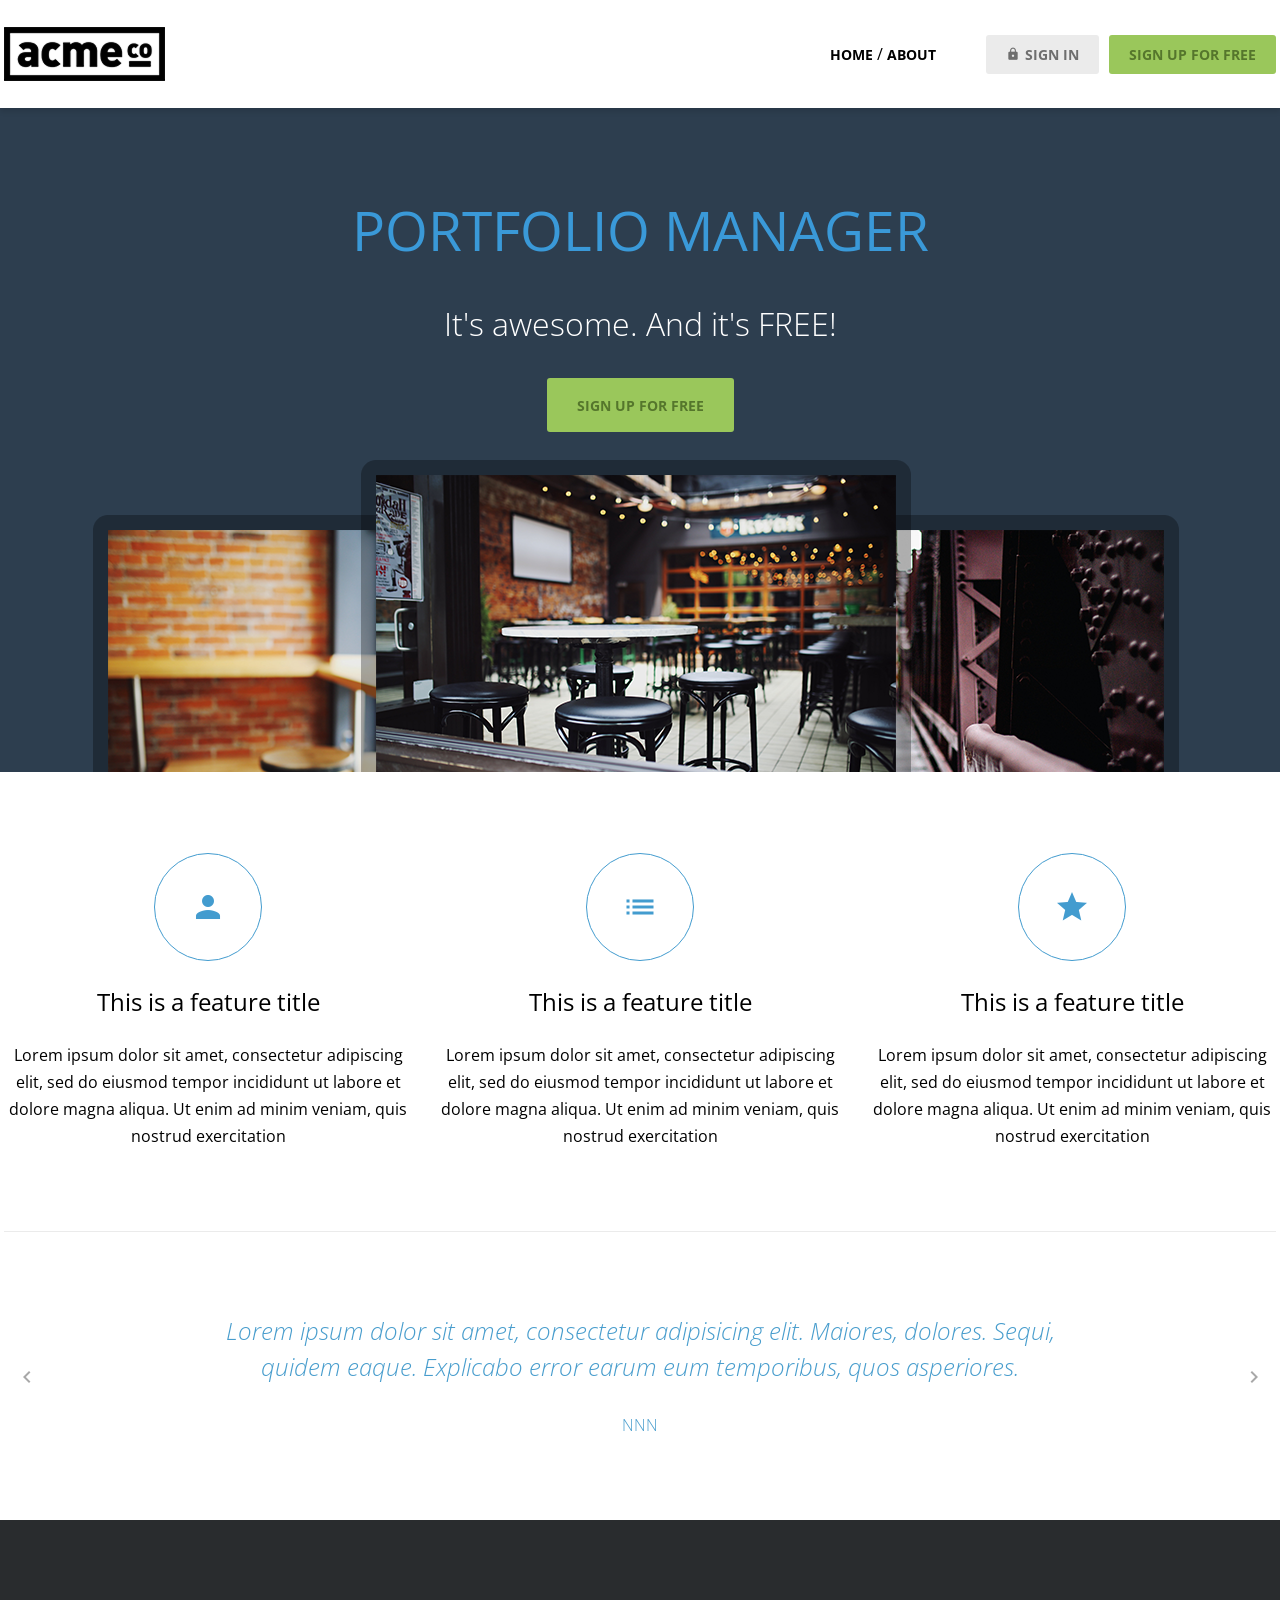
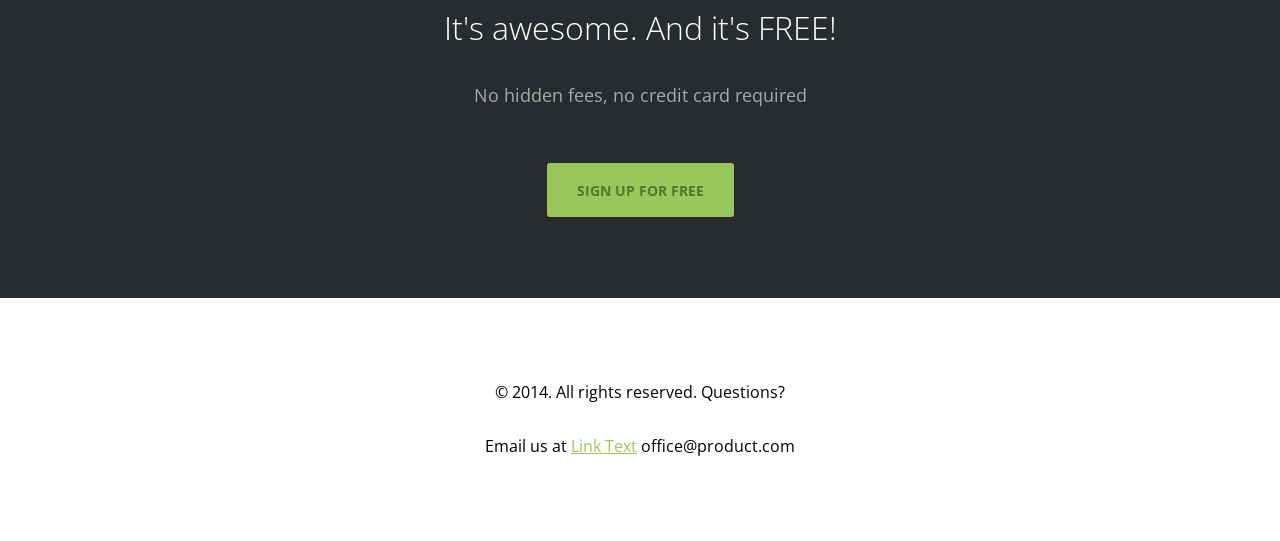
<file: index.html>
<!doctype html>
<html lang="en">
  <head>
    <meta charset="UTF-8" />
    <meta name="viewport" content="width=device-width, initial-scale=1.0" />
    <title>ACME</title>
    <link rel="preconnect" href="https://fonts.googleapis.com" />
    <link rel="preconnect" href="https://fonts.gstatic.com" crossorigin />
    <link
      href="https://fonts.googleapis.com/css2?family=Open+Sans:ital,wght@0,300..800;1,300..800&display=swap"
      rel="stylesheet"
    />
    <link href="https://fonts.googleapis.com/icon?family=Material+Icons" rel="stylesheet" />
    <link rel="stylesheet" href="css/common.css" />
    <link rel="stylesheet" href="css/index.css" />
  </head>
  <body>
    <header id="header"></header>

    <main>
      <section class="hero inner-top-pd">
        <div class="container d-flex flex-column align-items-center g-1">
          <h2 class="text-heading-xl">Portfolio Manager</h2>
          <h3 class="text-body-l">It's awesome. And it's FREE!</h3>
          <a href="#" class="btn btn-primary big">sign up for free</a>
          <img src="images/hero_image.png" alt="" />
        </div>
      </section>
      <section class="features container inner-pd">
        <h2 class="hidden">Features</h2>
        <ul class="d-flex justify-content-between">
          <li>
            <div class="icon">
              <span class="material-icons">person</span>
            </div>
            <h3 class="text-heading-s">This is a feature title</h3>
            <p>
              Lorem ipsum dolor sit amet, consectetur adipiscing elit, sed do eiusmod tempor
              incididunt ut labore et dolore magna aliqua. Ut enim ad minim veniam, quis nostrud
              exercitation
            </p>
          </li>
          <li>
            <div class="icon">
              <span class="material-icons">list</span>
            </div>
            <h3 class="text-heading-s">This is a feature title</h3>
            <p>
              Lorem ipsum dolor sit amet, consectetur adipiscing elit, sed do eiusmod tempor
              incididunt ut labore et dolore magna aliqua. Ut enim ad minim veniam, quis nostrud
              exercitation
            </p>
          </li>
          <li>
            <div class="icon">
              <span class="material-icons">star</span>
            </div>
            <h3 class="text-heading-s">This is a feature title</h3>
            <p>
              Lorem ipsum dolor sit amet, consectetur adipiscing elit, sed do eiusmod tempor
              incididunt ut labore et dolore magna aliqua. Ut enim ad minim veniam, quis nostrud
              exercitation
            </p>
          </li>
        </ul>
      </section>
      <hr class="container" />
      <section class="testimonial slidewrapper container inner-pd">
        <h2 class="hidden">testimonial</h2>
        <ul class="slidecontainer">
          <li>
            <blockquote>
              <p>
                Lorem ipsum dolor sit amet, consectetur adipisicing elit. Maiores, dolores. Sequi,
                quidem eaque. Explicabo error earum eum temporibus, quos asperiores.
              </p>
            </blockquote>
            <!-- 인용문 -->
            <small>nnn</small>
          </li>
          <li>
            <blockquote>
              <p>
                Lorem ipsum dolor sit amet, consectetur adipisicing elit. Maiores, dolores. Sequi,
                quidem eaque. Explicabo error earum eum temporibus, quos asperiores.
              </p>
            </blockquote>
            <!-- 인용문 -->
            <small>jjj</small>
          </li>
          <li>
            <blockquote>
              <p>
                Lorem ipsum dolor sit amet, consectetur adipisicing elit. Maiores, dolores. Sequi,
                quidem eaque. Explicabo error earum eum temporibus, quos asperiores.
              </p>
            </blockquote>
            <!-- 인용문 -->
            <small>kkk</small>
          </li>
        </ul>
        <button type="button" class="button prev">
          <span class="material-icons">chevron_left</span>
        </button>
        <button type="button" class="button next">
          <span class="material-icons">chevron_right</span>
        </button>
      </section>
      <section class="cta inner-pd d-flex flex-column align-items-center g-2">
        <div class="content d-flex flex-column g-1">
          <h3 class="text-body-l">It's awesome. And it's FREE!</h3>
          <p class="text-body-m-plus">No hidden fees, no credit card required</p>
        </div>
        <a href="#" class="btn btn-primary big">sign up for free</a>
      </section>
    </main>

    <footer id="footer"></footer>

    <script type="module" src="js/main.js"></script>
  </body>
</html>
</file>
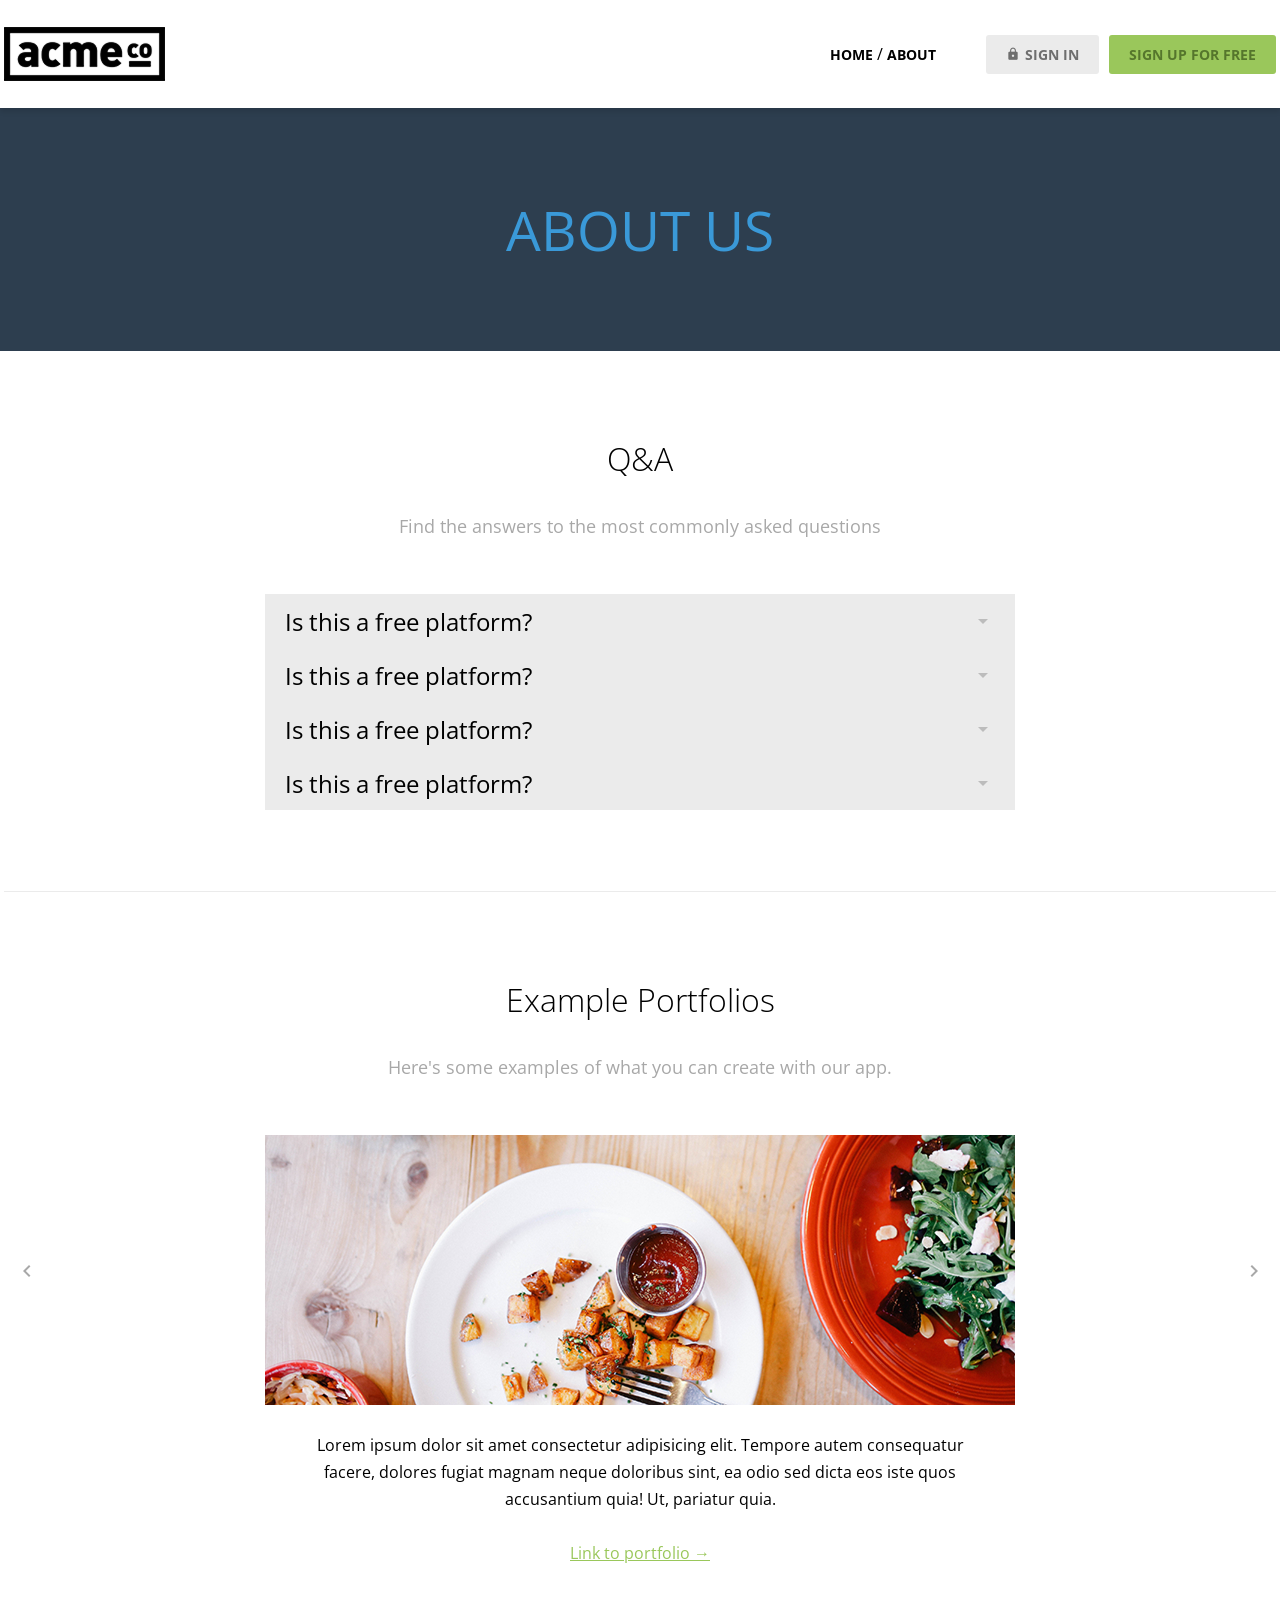
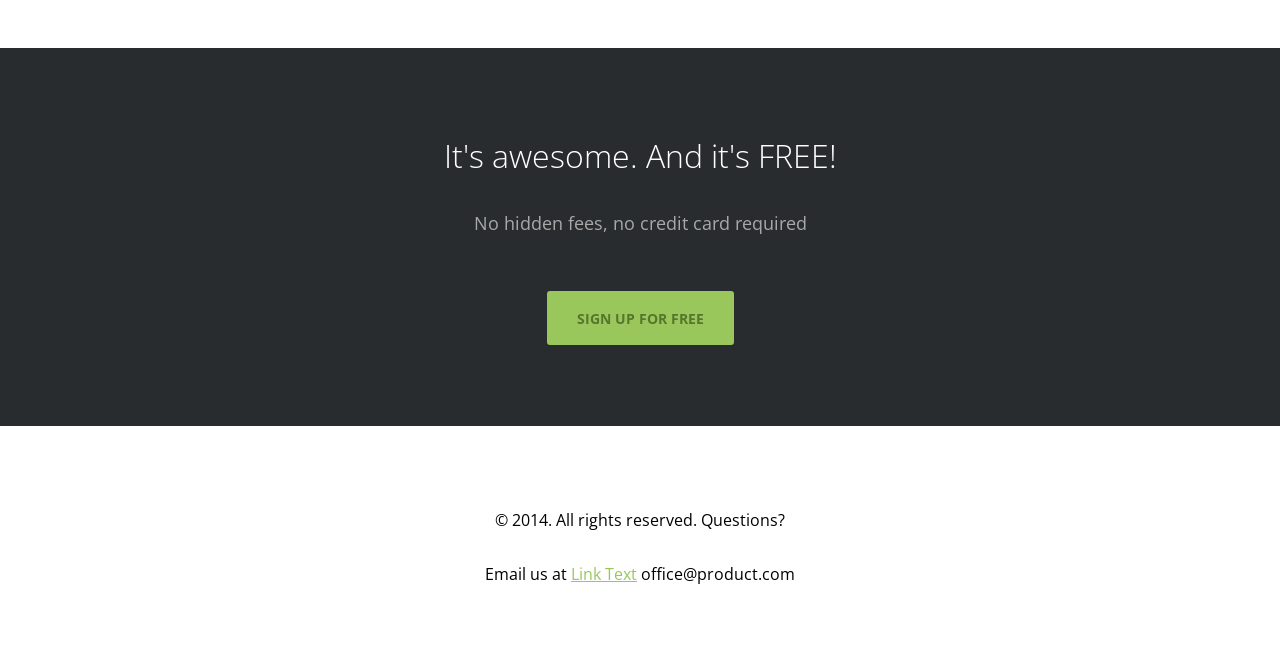
<file: about.html>
<!doctype html>
<html lang="en">
  <head>
    <meta charset="UTF-8" />
    <meta name="viewport" content="width=device-width, initial-scale=1.0" />
    <title>About - ACME</title>
    <link rel="preconnect" href="https://fonts.googleapis.com" />
    <link rel="preconnect" href="https://fonts.gstatic.com" crossorigin />
    <link
      href="https://fonts.googleapis.com/css2?family=Open+Sans:ital,wght@0,300..800;1,300..800&display=swap"
      rel="stylesheet"
    />
    <link href="https://fonts.googleapis.com/icon?family=Material+Icons" rel="stylesheet" />
    <link rel="stylesheet" href="css/common.css" />
    <link rel="stylesheet" href="css/about.css" />
  </head>

  <body>
    <header id="header"></header>

    <main>
      <section class="hero inner-pd">
        <div class="container">
          <h2 class="text-heading-xl text-center">about us</h2>
        </div>
      </section>
      <section class="qna container inner-pd">
        <div class="header d-flex flex-column g-1">
          <h3 class="text-body-l">Q&amp;A</h3>
          <p class="text-body-m-plus">Find the answers to the most commonly asked questions</p>
        </div>
        <ul class="qnalist">
          <li>
            <details>
              <summary class="question">
                <span>Is this a free platform?</span>
                <span class="material-icons">arrow_drop_down</span>
              </summary>
              <div class="answer">
                <p>
                  Lorem ipsum dolor, sit amet consectetur adipisicing elit. Tempora magnam dolorem
                  perspiciatis! Delectus soluta animi quaerat ipsum labore, laboriosam mollitia
                  inventore commodi blanditiis molestiae asperiores dolorem expedita et tempore
                  deleniti.
                </p>
              </div>
            </details>
          </li>
          <li>
            <details>
              <summary class="question">
                <span>Is this a free platform?</span>
                <span class="material-icons">arrow_drop_down</span>
              </summary>
              <div class="answer">
                <p>
                  Lorem ipsum dolor, sit amet consectetur adipisicing elit. Tempora magnam dolorem
                  perspiciatis! Delectus soluta animi quaerat ipsum labore, laboriosam mollitia
                  inventore commodi blanditiis molestiae asperiores dolorem expedita et tempore
                  deleniti.
                </p>
              </div>
            </details>
          </li>
          <li>
            <details>
              <summary class="question">
                <span>Is this a free platform?</span>
                <span class="material-icons">arrow_drop_down</span>
              </summary>
              <div class="answer">
                <p>
                  Lorem ipsum dolor, sit amet consectetur adipisicing elit. Tempora magnam dolorem
                  perspiciatis! Delectus soluta animi quaerat ipsum labore, laboriosam mollitia
                  inventore commodi blanditiis molestiae asperiores dolorem expedita et tempore
                  deleniti.
                </p>
              </div>
            </details>
          </li>
          <li>
            <details>
              <summary class="question">
                <span>Is this a free platform?</span>
                <span class="material-icons">arrow_drop_down</span>
              </summary>
              <div class="answer">
                <p>
                  Lorem ipsum dolor, sit amet consectetur adipisicing elit. Tempora magnam dolorem
                  perspiciatis! Delectus soluta animi quaerat ipsum labore, laboriosam mollitia
                  inventore commodi blanditiis molestiae asperiores dolorem expedita et tempore
                  deleniti.
                </p>
              </div>
            </details>
          </li>
        </ul>
      </section>
      <hr class="container" />
      <section class="portfolio slidewrapper container inner-pd">
        <div class="header d-flex flex-column g-1">
          <h3 class="text-body-l">Example Portfolios</h3>
          <p class="text-body-m-plus">Here's some examples of what you can create with our app.</p>
        </div>
        <ul class="slidecontainer">
          <li>
            <img src="images/portfolio_01.jpg" alt="portfolio_01" />
            <p>
              Lorem ipsum dolor sit amet consectetur adipisicing elit. Tempore autem consequatur
              facere, dolores fugiat magnam neque doloribus sint, ea odio sed dicta eos iste quos
              accusantium quia! Ut, pariatur quia.
            </p>
            <a href="" class="text-link">Link to portfolio &rarr;</a>
          </li>
          <li>
            <img src="images/portfolio_01.jpg" alt="portfolio_01" />
            <p>
              Lorem ipsum dolor sit amet consectetur adipisicing elit. Tempore autem consequatur
              facere, dolores fugiat magnam neque doloribus sint, ea odio sed dicta eos iste quos
              accusantium quia! Ut, pariatur quia.
            </p>
            <a href="" class="text-link">Link to portfolio &rarr;</a>
          </li>
          <li>
            <img src="images/portfolio_01.jpg" alt="portfolio_01" />
            <p>
              Lorem ipsum dolor sit amet consectetur adipisicing elit. Tempore autem consequatur
              facere, dolores fugiat magnam neque doloribus sint, ea odio sed dicta eos iste quos
              accusantium quia! Ut, pariatur quia.
            </p>
            <a href="" class="text-link">Link to portfolio &rarr;</a>
          </li>
        </ul>
        <button type="button" class="button prev">
          <span class="material-icons">chevron_left</span>
        </button>
        <button type="button" class="button next">
          <span class="material-icons">chevron_right</span>
        </button>
      </section>
      <section class="cta inner-pd d-flex flex-column align-items-center g-2">
        <div class="content d-flex flex-column g-1">
          <h3 class="text-body-l">It's awesome. And it's FREE!</h3>
          <p class="text-body-m-plus">No hidden fees, no credit card required</p>
        </div>
        <a href="#" class="btn btn-primary big">sign up for free</a>
      </section>
    </main>

    <footer id="footer"></footer>

    <script type="module" src="js/main.js"></script>
    <script type="module" src="js/about.js"></script>
  </body>
</html>
</file>
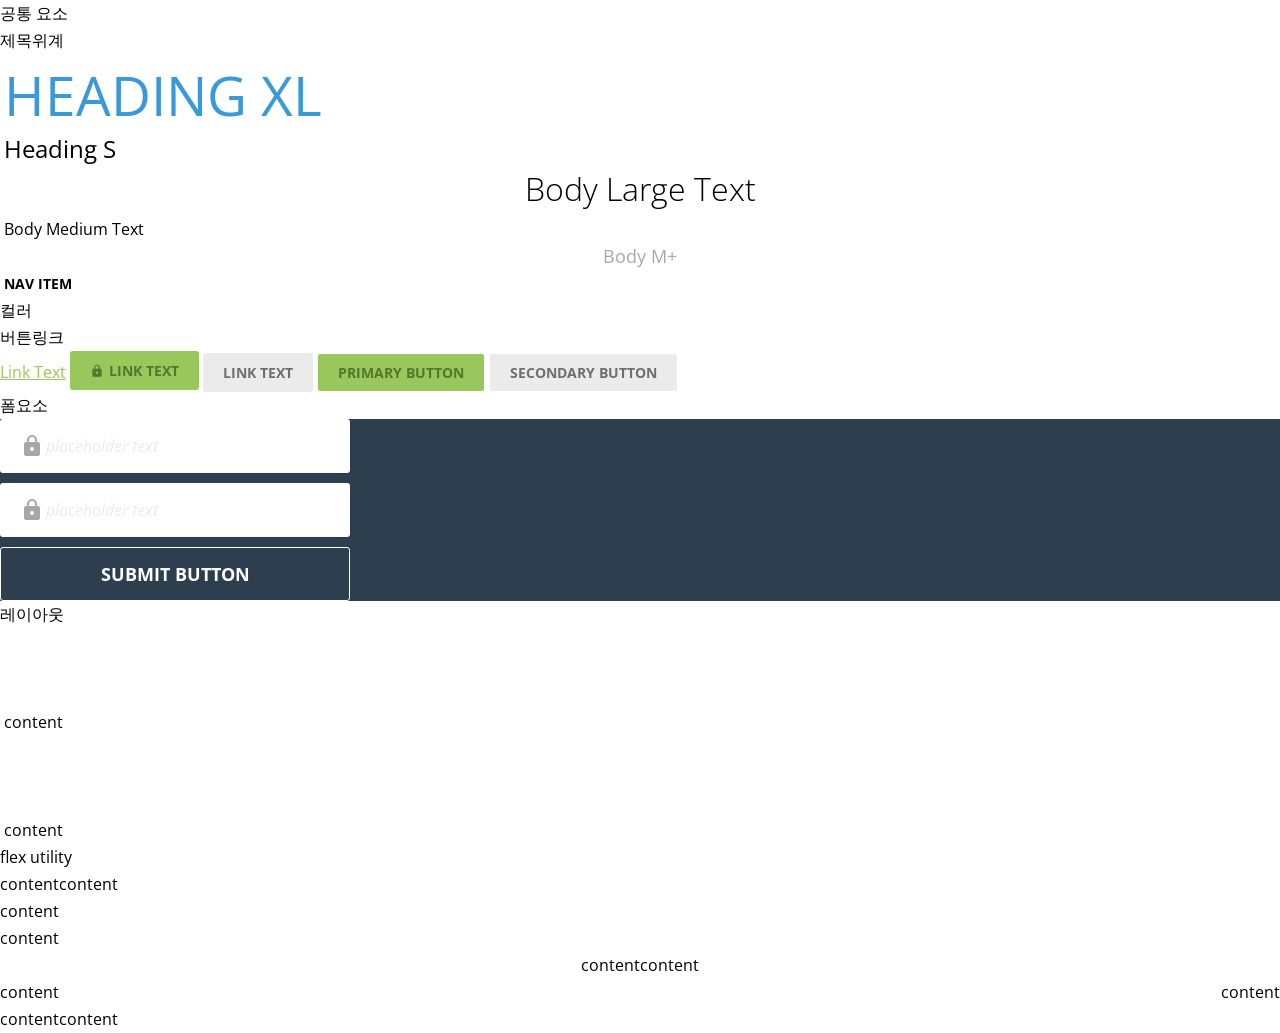
<file: common.html>
<!doctype html>
<html lang="en">
  <head>
    <meta charset="UTF-8">
    <meta name="viewport" content="width=device-width, initial-scale=1.0">
    <title>ACME</title>
    <link rel="preconnect" href="https://fonts.googleapis.com">
    <link rel="preconnect" href="https://fonts.gstatic.com" crossorigin>
    <link href="https://fonts.googleapis.com/css2?family=Open+Sans:ital,wght@0,300..800;1,300..800&display=swap" rel="stylesheet">
    <link href="https://fonts.googleapis.com/icon?family=Material+Icons"
      rel="stylesheet">
    <link rel="stylesheet" href="css/common.css">
  </head>
  <!-- 
  CSS 변수 생성
  --변수명 : 값

  적용
  대상{
    color:var(--변수명)
  }
  -->
  <body>
    <h1>공통 요소</h1>
    <h2>제목위계</h2>

    <!-- Typography System -->
    <div class="container">
      <!-- Heading -->
      <h1 class="text-heading-xl">Heading XL</h1>
      <h2 class="text-heading-s">Heading S</h2>
  
      <!-- Body -->
      <p class="text-body-l">Body Large Text</p>
      <p class="text-body-m">Body Medium Text</p>
      <p class="text-body-m-plus">Body M+</p>
  
      <!-- Navigation -->
      <nav>
        <ul>
          <li><a href="#" class="text-nav">Nav Item</a></li>
        </ul>
      </nav>
    </div>

    <h2>컬러</h2>
    <h2>버튼링크</h2>

    <!-- Link -->
    <a href="#" class="text-link">Link Text</a>
    <a href="#" class="btn btn-primary">
      <span class="material-icons">lock</span>
      Link Text
    </a>
    <a href="#" class="btn btn-secondary">Link Text</a>

    <!-- Button -->
    <button class="btn btn-primary">Primary Button</button>
    <button class="btn btn-secondary">Secondary Button</button>

    <h2>폼요소</h2>
    <div class="hero">
      <form action="">
        <div class="field">
          <label for="useremail">
            <span class="material-icons">lock</span>
          </label>
          <input type="text" id="useremail" placeholder="placeholder text">
        </div>
        <div class="field">
          <label for="useremail">
            <span class="material-icons">lock</span>
          </label>
          <input type="text" id="useremail" placeholder="placeholder text">
        </div>
        <button type="submit">Submit button</button>
      </form>
    </div>
    <h2>레이아웃</h2>
    <div class="container inner-pd">
      content
    </div>
    <div class="container">
      content
    </div>
    <h3>flex utility</h3>
    <div class="d-flex">
      <div>content</div>
      <div>content</div>
    </div>
    <div class="d-flex flex-column">
      <div>content</div>
      <div>content</div>
    </div>
    <div class="d-flex justify-content-center">
      <div>content</div>
      <div>content</div>
    </div>
    <div class="d-flex justify-content-between">
      <div>content</div>
      <div>content</div>
    </div>
    <div class="d-flex align-items-center">
      <div>content</div>
      <div>content</div>
    </div>
  </body>
  <!-- 
    flex utility
      d-flex    display:flex
      column   display:flex;  flex-direction:column;
      aic       display:flex, align-items:center
      jcc  display:flex, justify-content:center
      sb   display:flex, justify-content:space-between;
    
    d-flex
      flex-column 
      justify-content-center
      justify-content-between
      align-items-center
  -->
</html>
</file>
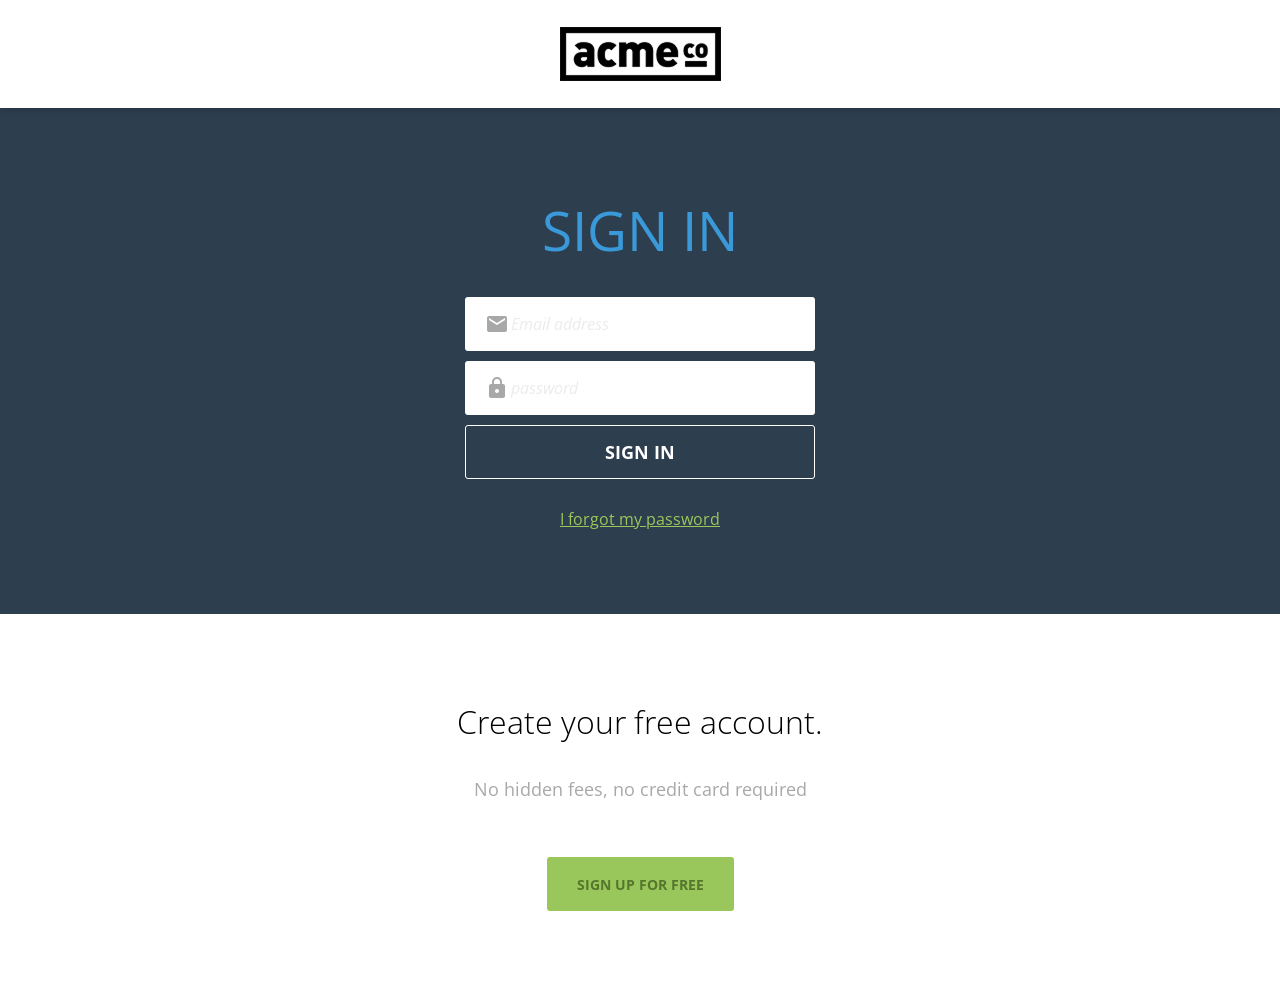
<file: signin.html>
<!doctype html>
<html lang="en">
  <head>
    <meta charset="UTF-8" />
    <meta name="viewport" content="width=device-width, initial-scale=1.0" />
    <title>Signin - ACME</title>
    <link rel="preconnect" href="https://fonts.googleapis.com" />
    <link rel="preconnect" href="https://fonts.gstatic.com" crossorigin />
    <link
      href="https://fonts.googleapis.com/css2?family=Open+Sans:ital,wght@0,300..800;1,300..800&display=swap"
      rel="stylesheet"
    />
    <link href="https://fonts.googleapis.com/icon?family=Material+Icons" rel="stylesheet" />
    <link rel="stylesheet" href="css/common.css" />
    <link rel="stylesheet" href="css/sign.css" />
  </head>
  <body>
    <header>
      <div class="container d-flex justify-content-center align-items-center">
        <h1 class="logo">
          <a href="index.html">
            <img src="images/logo.png" alt="acme logo" />
            <span class="hidden">ACME</span>
          </a>
        </h1>
      </div>
    </header>

    <main>
      <section class="hero inner-pd">
        <div class="container d-flex flex-column align-items-center g-1">
          <h2 class="text-heading-xl">Sign in</h2>
          <form action="">
            <div class="field">
              <label for="useremail">
                <span class="material-icons">email</span>
              </label>
              <input type="text" id="useremail" placeholder="Email address" />
            </div>
            <div class="field">
              <label for="useremail">
                <span class="material-icons">lock</span>
              </label>
              <input type="text" id="useremail" placeholder="password" />
            </div>
            <button type="submit">Sign in</button>
          </form>
          <a href="" class="text-link">I forgot my password</a>
        </div>
      </section>
    </main>

    <footer class="inner-pd d-flex flex-column align-items-center g-2">
      <div class="content d-flex flex-column g-1">
        <h3 class="text-body-l">Create your free account.</h3>
        <p class="text-body-m-plus">No hidden fees, no credit card required</p>
      </div>
      <a href="#" class="btn btn-primary big">sign up for free</a>
    </footer>
  </body>
</html>
</file>
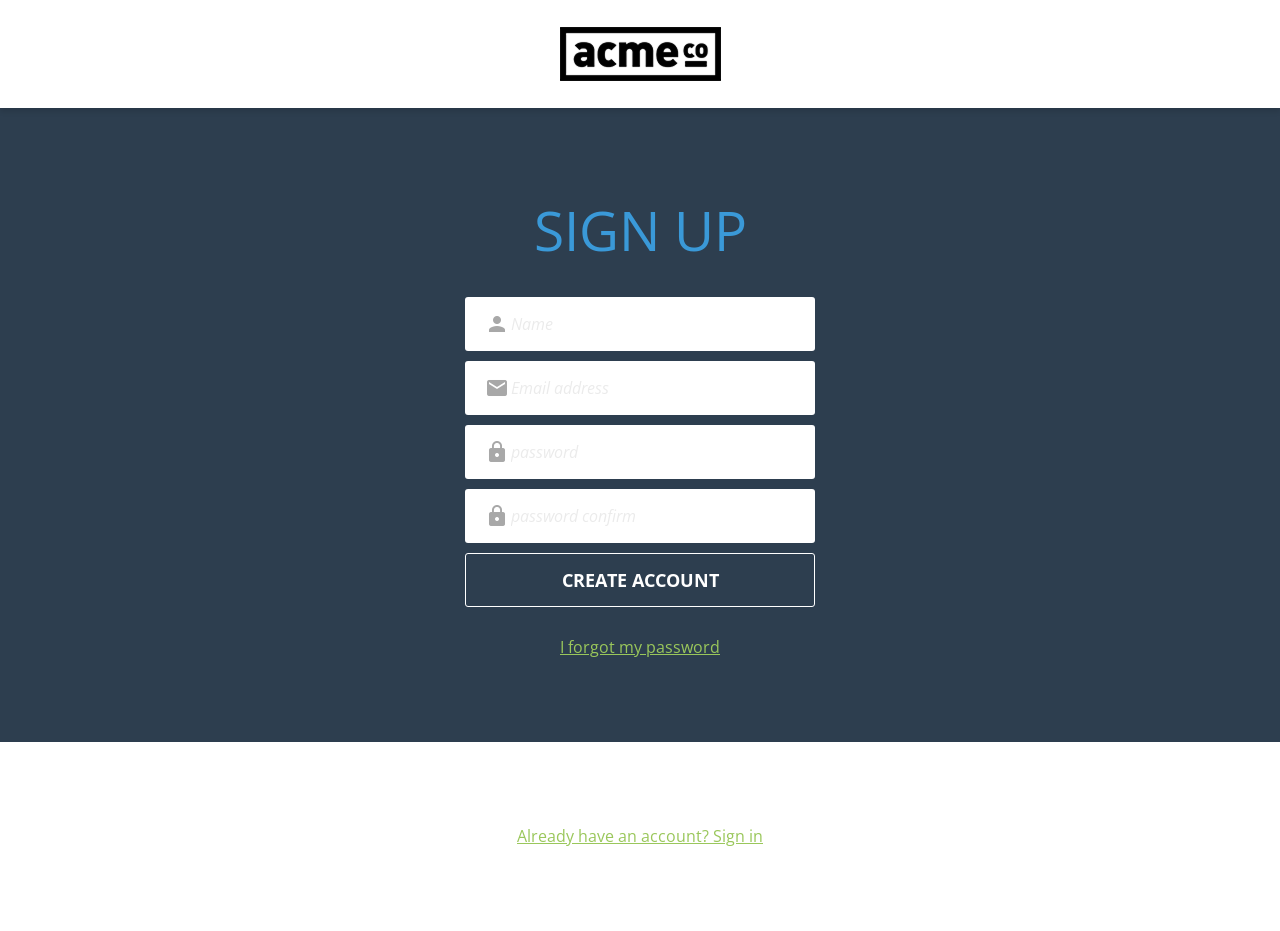
<file: signup.html>
<!doctype html>
<html lang="en">
  <head>
    <meta charset="UTF-8" />
    <meta name="viewport" content="width=device-width, initial-scale=1.0" />
    <title>Signup - ACME</title>
    <link rel="preconnect" href="https://fonts.googleapis.com" />
    <link rel="preconnect" href="https://fonts.gstatic.com" crossorigin />
    <link
      href="https://fonts.googleapis.com/css2?family=Open+Sans:ital,wght@0,300..800;1,300..800&display=swap"
      rel="stylesheet"
    />
    <link href="https://fonts.googleapis.com/icon?family=Material+Icons" rel="stylesheet" />
    <link rel="stylesheet" href="css/common.css" />
    <link rel="stylesheet" href="css/sign.css" />
  </head>
  <body>
    <header>
      <div class="container d-flex justify-content-center align-items-center">
        <h1 class="logo">
          <a href="index.html">
            <img src="images/logo.png" alt="acme logo" />
            <span class="hidden">ACME</span>
          </a>
        </h1>
      </div>
    </header>

    <main>
      <section class="hero inner-pd">
        <div class="container d-flex flex-column align-items-center g-1">
          <h2 class="text-heading-xl">sign up</h2>
          <form action="#" novalidate>
            <div class="field">
              <label for="useremail">
                <span class="material-icons">person</span>
              </label>
              <input type="text" id="useremail" placeholder="Name" required />
            </div>
            <div class="field">
              <label for="useremail">
                <span class="material-icons">email</span>
              </label>
              <input type="text" id="useremail" placeholder="Email address" required />
            </div>
            <div class="field">
              <label for="userpw">
                <span class="material-icons">lock</span>
              </label>
              <input type="password" id="userpw" placeholder="password" required />
            </div>
            <div class="field">
              <label for="userpwcf">
                <span class="material-icons">lock</span>
              </label>
              <input type="password" id="userpwcf" placeholder="password confirm" required />
            </div>
            <button type="submit">create Account</button>
            <div class="feedback">
              <!-- <p>Oops, it seems you haven't entered your name yet.</p>
              <p>This is required.</p> -->
            </div>
          </form>
          <a href="" class="text-link">I forgot my password</a>
        </div>
      </section>
    </main>

    <footer class="inner-pd text-center">
      <a href="#" class="text-link">Already have an account? Sign in</a>
    </footer>
    <script src="js/sign.js"></script>
  </body>
</html>
</file>
<file: css/index.css>
.hero h3 {
  color: var(--white);
}

.features ul {
  gap: 24px;
  text-align: center;
}
.features ul li {
  display: flex;
  flex-direction: column;
  gap: var(--base-unit);
  align-items: center;
}
.features .icon {
  width: calc(var(--base-unit) * 4); /* 108px */
  height: calc(var(--base-unit) * 4);
  display: flex;
  justify-content: center;
  align-items: center;
  border: 1px solid var(--medium-blue);
  border-radius: 50%;
  box-sizing: border-box;
  color: var(--medium-blue);
}
.features .icon span {
  font-size: 36px;
}
.testimonial li {
  font-weight: 300;
  color: var(--light-blue);
  text-align: center;
}
.testimonial blockquote {
  width: 840px;
  font-style: italic;
  font-size: 24px;
  line-height: 36px;
}
.testimonial small {
  text-transform: uppercase;
}
</file>
<file: css/about.css>
.qnalist {
  width: 750px;
  margin: 0 auto;
}
.qnalist details {
  interpolate-size: allow-keywords;
}
.qnalist details::details-content {
  block-size: 0;
  opacity: 0;
  overflow: hidden;
  transition:
    block-size 0.35s ease,
    opacity 0.35s ease;
}
.qnalist details[open]::details-content {
  block-size: auto;
  opacity: 1;
}
.qnalist details[open] .question .material-icons {
  opacity: 1;
  transform: rotate(180deg);
}
.qnalist .question {
  display: flex;
  height: calc(var(--base-unit) * 2);
  padding: 0 20px;
  justify-content: space-between;
  align-items: center;
  background: var(--super--light--gray);
  cursor: pointer;
  font-size: var(--heading--s);
  line-height: var(--base-unit);
}
.qnalist .question::-webkit-details-marker {
  display: none;
}
.qnalist .question::marker {
  content: "";
}
.qnalist .question .material-icons {
  opacity: 0.2;
  color: #000;
  transition: 0.35s;
}
.qnalist .answer {
  display: flex;
  padding: 20px 20px 30px;
  flex-direction: column;
  gap: 27px;
  box-sizing: border-box;
}
.qnalist details[open] .question {
  font-weight: bold;
}
</file>
<file: css/sign.css>
.hero form {
  position: relative;
}
.feedback {
  width: 320px;
  padding: 20px;
  color: #f30000;
  border-radius: 3px;
  background: var(--white);
  position: absolute;
  left: calc(100% + 30px);
  top: 0;
  display: flex;
  flex-direction: column;
  gap: var(--base-unit);
  visibility: hidden;
}
.feedback::after {
  content: "";
  position: absolute;
  top: 30px;
  right: 100%;
  width: 0;
  height: 0;
  border-width: 7px 8px;
  border-style: solid;
  border-color: transparent #fff transparent transparent;
}
</file>
<file: css/common.css>
/* 모든 페이지에 공통 적용될 스타일 */

@import url("normalize.css");
@import url("reset.css");
@import url("flex-utility.css");

/* :root 최상위 선택자 */
:root {
  /* Layout */
  --base-unit: 27px;
  --base-font: 16px;

  /* Color styles */
  --black: rgba(44, 44, 44, 1);
  --light--gray: rgba(168, 168, 168, 1);
  --medium--gray: rgba(110, 110, 110, 1);
  --super--light--gray: rgba(235, 235, 235, 1);
  --primary: rgba(154, 199, 91, 1);
  --secondary: rgba(85, 118, 44, 1);
  --white: rgba(255, 255, 255, 1);
  --hero: rgba(45, 62, 79, 1);
  --hero--title: rgba(58, 153, 216, 1);
  --medium-blue: rgba(67, 156, 207, 1);
  --light-blue: rgba(72, 157, 205, 1);
  --c-t-a: rgba(41, 44, 46, 1);

  /* Text-size styles */
  --heading--x-l: calc(var(--base-font) * 3.4375); /* 16의 3.4375 = 55 */
  --body--l: calc(var(--base-font) * 2); /* 16의 2 = 32 */
  --heading--s: calc(var(--base-font) * 1.5); /* 16의 1.5 = 24 */
  --body--m: var(--base-font);
  --nav--item: calc(var(--base-font) * 0.875); /* 14 / auto */
  --body--m-plus: calc(var(--base-font) * 1.125); /* 16의 1.125 = 18 */
  --link: var(--base-font);
  --button---secondary: calc(var(--base-font) * 0.875); /* 14 / auto */
  --button---primary: calc(var(--base-font) * 0.875); /* 14 / auto */
}

body {
  /* font-family: "Open Sans", sans-serif;
  font-size: var(--base-font);
  line-height: var(--base-unit); */
  font:
    var(--base-font)/var(--base-unit) "Open Sans",
    sans-serif;
}

/* 폰트 위계 */
.text-heading-xl {
  font-size: var(--heading--x-l);
  line-height: calc(var(--base-unit) * 3); /* 27의 3배 = 81 */
  color: var(--hero--title);
  text-transform: uppercase;
  letter-spacing: 2%;
}
.text-heading-s {
  font-size: var(--heading--s);
  line-height: var(--base-unit);
}
.text-body-l {
  font-size: var(--body--l);
  line-height: calc(var(--base-unit) * 2); /* 27의 2배 = 54 */
  font-weight: 300;
  text-align: center;
}
.text-body-m {
  font-size: var(--body--m);
  line-height: var(--base-unit);
}
.text-body-m-plus {
  font-size: var(--body--m-plus);
  line-height: var(--base-unit);
  text-align: center;
  color: var(--light--gray);
}
.text-nav {
  font-size: var(--nav--item);
  font-weight: bold;
  text-transform: uppercase;
}

/* 링크 버튼 */
.btn {
  height: 39px;
  background: var(--super--light--gray);
  border-radius: 3px;
  padding: 0 20px;
  display: inline-flex;
  color: var(--medium--gray);
  align-items: center;
  font-size: calc(var(--base-font) * 0.875);
  font-weight: bold;
  gap: 5px;
  text-transform: uppercase;
}
.btn .material-icons {
  font-size: 14px;
}
.btn-primary {
  background: var(--primary);
  color: var(--secondary);
}
.btn.big {
  height: calc(var(--base-unit) * 2);
  padding: 0 30px;
} /* 클래스 사이 공백 없으면 자신 중에 / 있으면 자식 중에 */

/* 폼 요소 */
.hero {
  background: var(--hero);
}
form {
  width: 350px;
  display: flex;
  flex-direction: column; /* 원래 세로 배치였는데 flex column 준 이유 : 요소 사이에 간격 주려고 */
  gap: 10px;
}
form .field {
  height: calc(var(--base-unit) * 2);
  background: var(--white);
  border-radius: 3px;
  padding: 0 20px;
  display: flex;
  align-items: center;
  color: var(--light--gray);
}
form .field label {
  display: flex;
}
form .field input {
  font-style: italic;
  color: var(--black);
  width: 100%;
  outline: none;
}
form .field:focus-within {
  box-shadow: inset 0 0 5px rgba(72, 0, 255, 0.7);
}
form .field input::placeholder {
  color: var(--super--light--gray);
} /* 콜론 :: 반드시 2개 있어야 함! */
button {
  height: calc(var(--base-unit) * 2);
  border: 1px solid var(--white);
  border-radius: 3px;
  display: flex;
  align-items: center;
  justify-content: center;
  color: var(--white);
  font-size: calc(var(--base-font) * 1.125); /* 18/16= 1.125 */
  text-transform: uppercase;
  font-weight: bold;
}

/* 레이아웃 */
.container {
  max-width: 1272px;
  width: 100%;
  margin: 0 auto;
}
.inner-pd {
  padding: calc(var(--base-unit) * 3) 0;
}
.inner-top-pd {
  padding-top: calc(var(--base-unit) * 3);
}
.hidden {
  position: absolute;
  clip-path: inset(50%);
  width: 1px;
  height: 1px;
  overflow: hidden;
  /* logo - ir기법 */
}
hr {
  border: none;
  /* border-top: 1px solid var(--super--light--gray); */
  height: 1px;
  background: var(--super--light--gray);
}
.text-link {
  text-decoration: underline;
  color: var(--primary);
}
section .header {
  margin-bottom: calc(var(--base-unit) * 2);
}

/* 헤더 */
body > header {
  background: var(--white);
  padding: var(--base-unit) 0;
  box-shadow: 0 4px 5px rgba(0, 0, 0, 0.1);
  position: sticky;
  top: 0;
  transition: 0.3s ease-out;
}
body > header.fixed {
  padding: calc(var(--base-unit) / 2) 0;
}
header nav ul {
  gap: 10px;
}
header nav ul li:first-child {
  margin-right: 40px;
}

/* 슬라이드 */
.slidewrapper {
  position: relative;
  overflow: hidden;
}
.slidecontainer {
  width: 300%; /* 나중에 자바스크립트를 이용해 부모 너비 파악, 슬라이드 갯수 파악, 너비 계산 지정 할 예정 */
  display: flex;
  transition: 0.3s ease-out;
}
.slidecontainer li {
  width: 100%;
  display: flex;
  flex-direction: column;
  align-items: center;
  gap: var(--base-unit);
}
.slidecontainer li > p {
  width: 700px;
  text-align: center;
}
.slidewrapper button {
  width: 45px;
  height: 45px;
  display: flex;
  justify-content: center;
  align-items: center;
  color: var(--light--gray);
  cursor: pointer;
  position: absolute;
  top: 50%;
  transform: translateY(-50%);
}
.slidewrapper button.prev {
  left: 0;
}
.slidewrapper button.next {
  right: 0;
}

/* CTA */
.cta {
  background: var(--c-t-a);
}
.cta h3 {
  color: var(--white);
}
</file>
